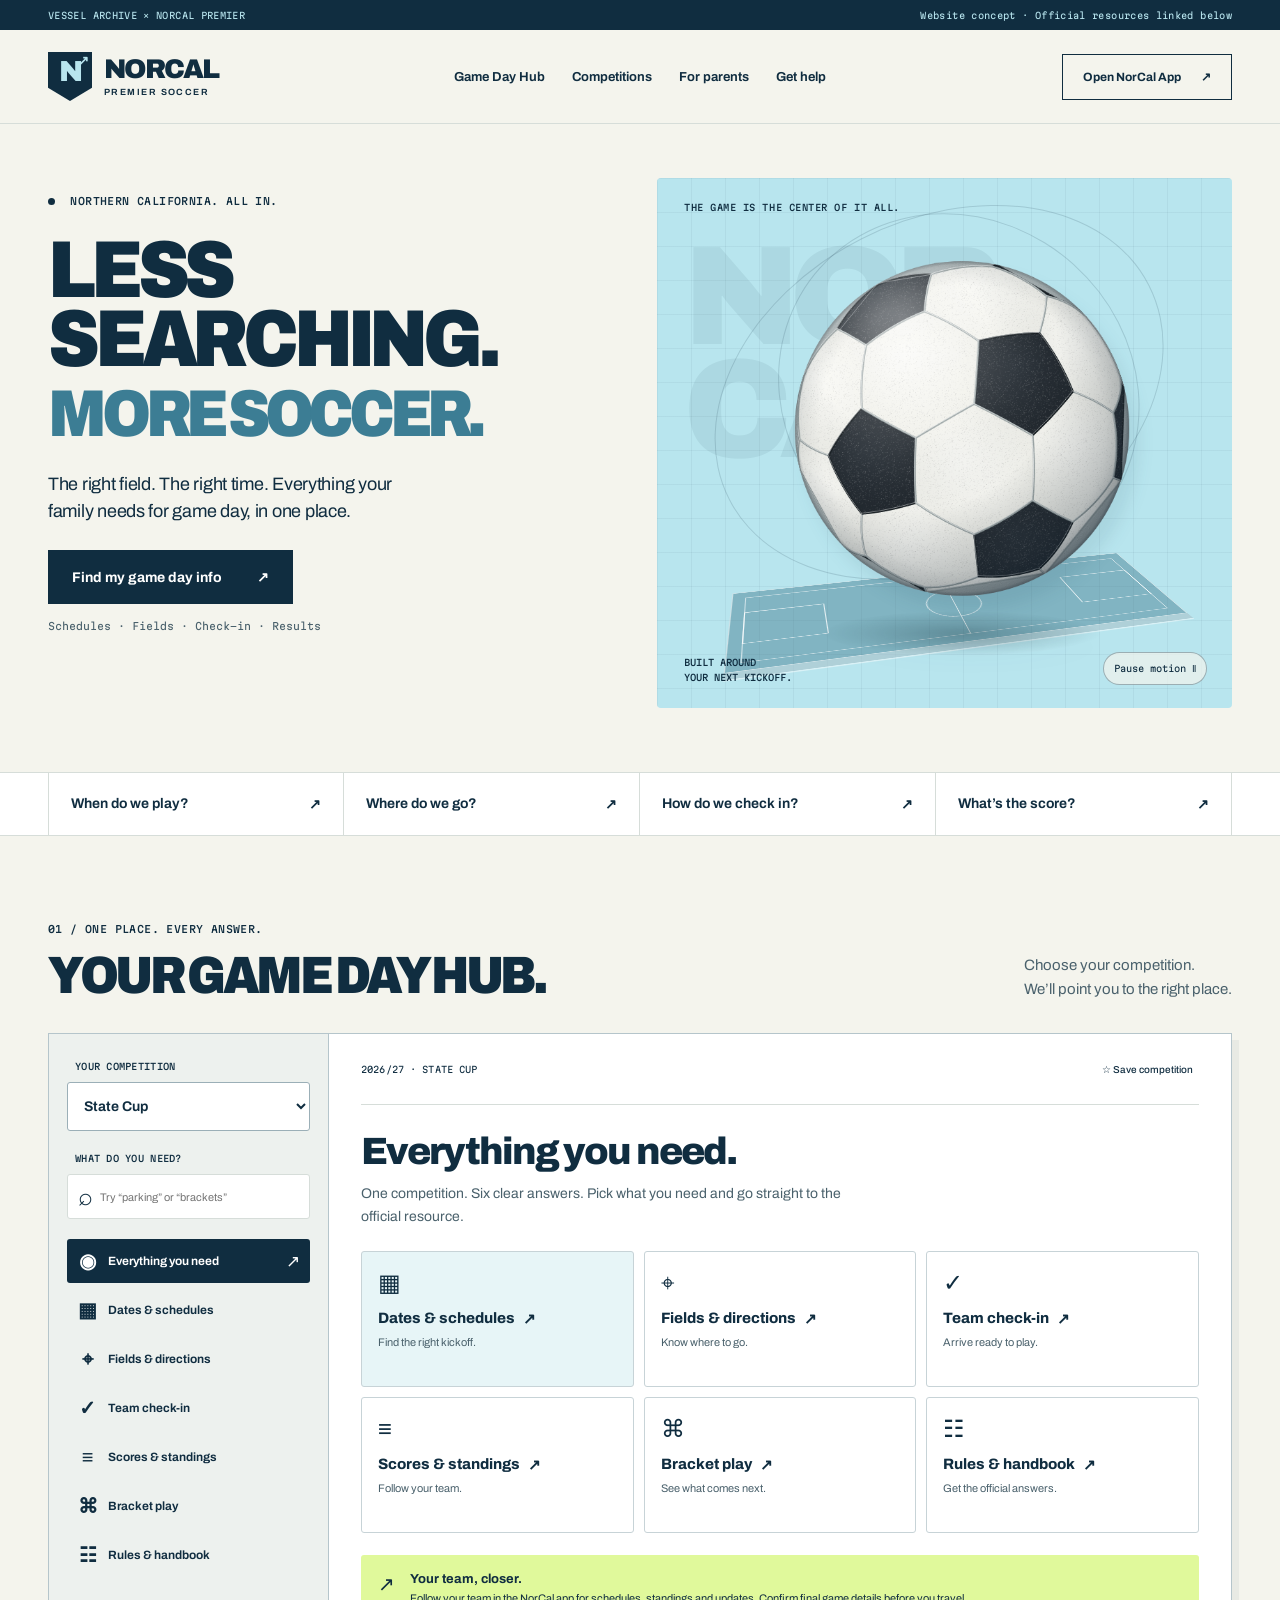
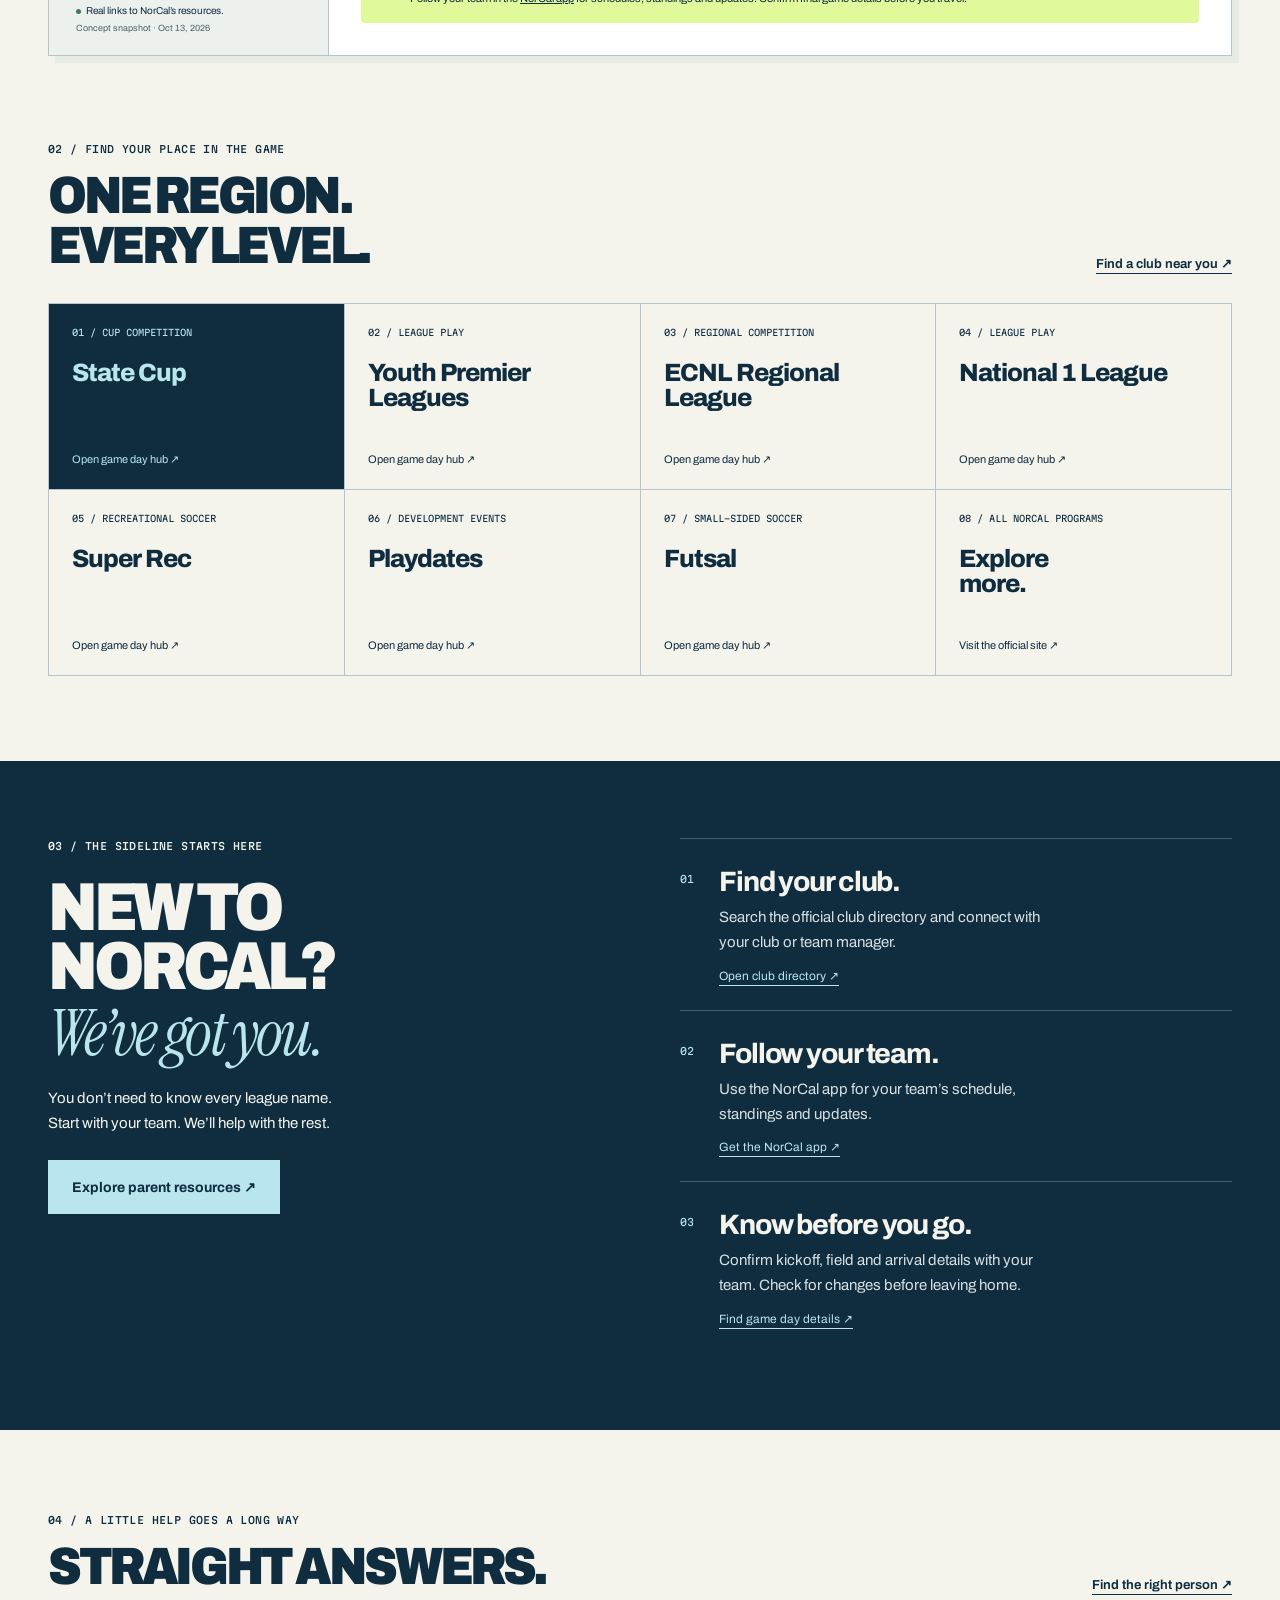
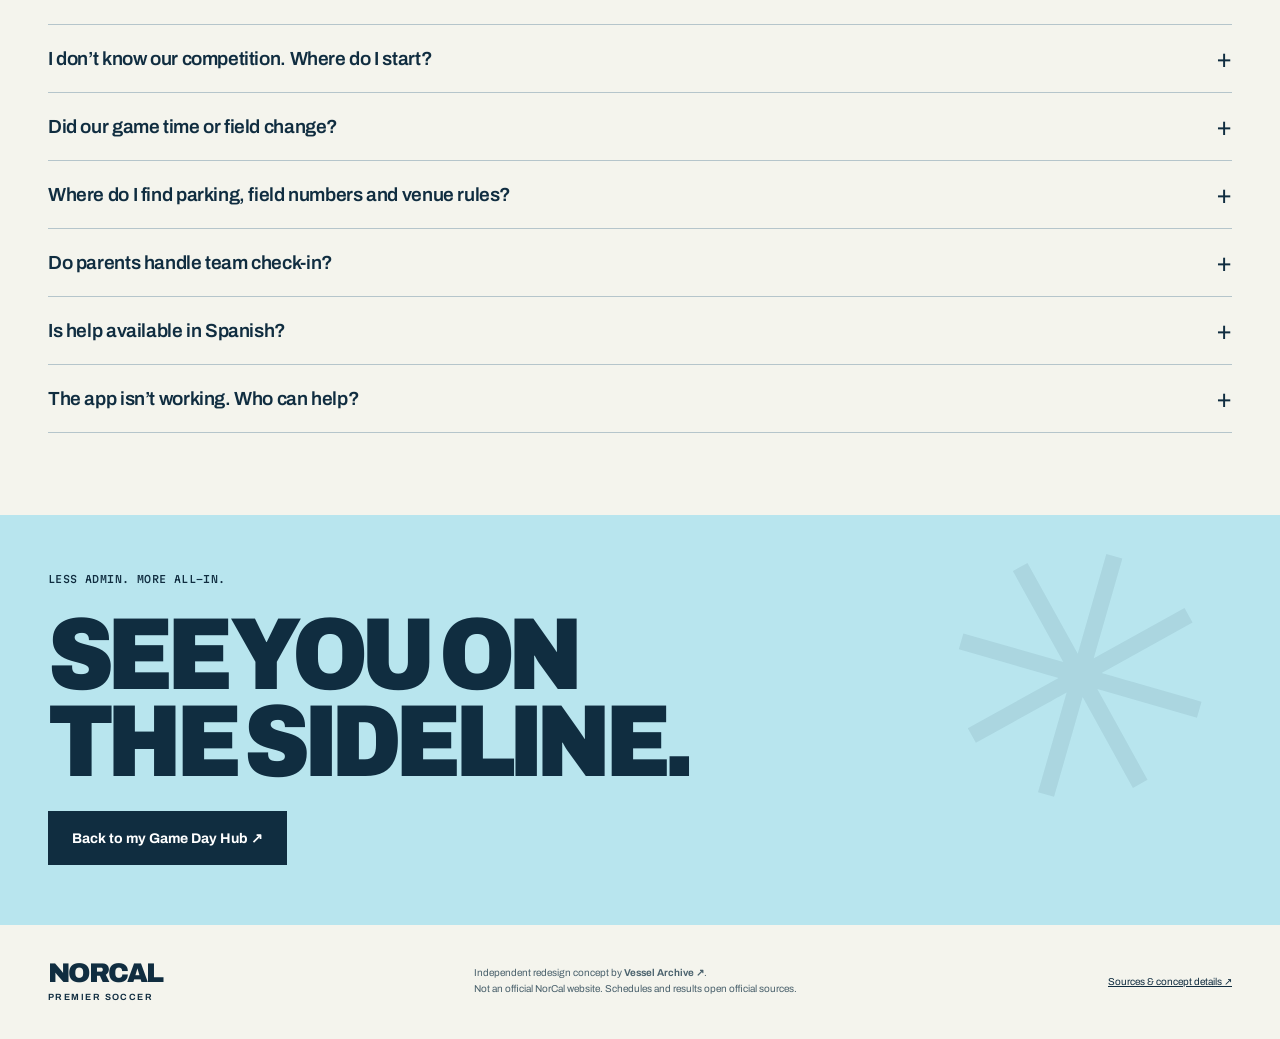
<file: index.html>
<!doctype html>
<html lang="en">
<head>
<meta charset="utf-8"><meta name="viewport" content="width=device-width,initial-scale=1">
<meta name="theme-color" content="#102d40"><meta name="robots" content="noindex,nofollow">
<meta name="description" content="A Vessel Archive concept for NorCal Premier Soccer. Find competitions, dates, fields, check-in, scores, brackets and rules in one Game Day Hub.">
<title>NorCal Premier | Your Game Starts Here</title>
<link rel="icon" href="data:image/svg+xml,%3Csvg xmlns='http://www.w3.org/2000/svg' viewBox='0 0 64 64'%3E%3Crect width='64' height='64' rx='12' fill='%23102d40'/%3E%3Ctext x='32' y='43' text-anchor='middle' font-family='Arial' font-size='36' font-weight='900' fill='%23b8e5ee'%3EN%3C/text%3E%3C/svg%3E">
<link rel="preload" href="assets/archivo.woff2" as="font" type="font/woff2" crossorigin>
<link rel="stylesheet" href="styles.css"><script src="app.js" defer></script>
</head>
<body>
<a class="skip" href="#hub">Skip to Game Day Hub</a>
<div class="concept"><span>VESSEL ARCHIVE × NORCAL PREMIER</span><span>Website concept · Official resources linked below</span></div>
<header class="header">
 <a class="brand" href="#home" aria-label="NorCal Premier concept home"><span class="brand-mark" aria-hidden="true">N<span>↗</span></span><span>NORCAL<small>PREMIER SOCCER</small></span></a>
 <nav aria-label="Main navigation"><a href="#hub">Game Day Hub</a><a href="#competitions">Competitions</a><a href="#parents">For parents</a><a href="#help">Get help</a></nav>
 <a class="header-app" href="https://app.norcalpremier.com/" target="_blank" rel="noopener">Open NorCal App <span>↗</span></a>
</header>
<main>
<section class="hero wrap" id="home" aria-labelledby="hero-title">
 <div class="hero-copy"><p class="eyebrow"><span class="dot"></span> NORTHERN CALIFORNIA. ALL IN.</p>
 <h1 id="hero-title">LESS<br>SEARCHING.<br><span>MORE SOCCER.</span></h1>
 <p class="hero-intro">The right field. The right time. Everything your family needs for game day, in one place.</p>
 <a class="button navy" href="#hub">Find my game day info <span>↗</span></a>
 <p class="hero-small">Schedules · Fields · Check-in · Results</p></div>
 <div class="hero-art" aria-label="Interactive three-dimensional soccer ball illustration">
 <div class="art-grid"></div><span class="art-top">THE GAME IS THE CENTER OF IT ALL.</span>
 <span class="ghost-type" aria-hidden="true">NOR<br>CAL.</span><div class="orbital one"></div><div class="orbital two"></div>
 <canvas id="football" width="660" height="660" role="img" aria-label="Rotating three-dimensional soccer ball"></canvas>
 <div class="field-perspective" aria-hidden="true"><div class="field"><i class="half"></i><i class="center-circle"></i><i class="goal left"></i><i class="goal right"></i></div></div>
 <div class="art-bottom"><span>BUILT AROUND<br>YOUR NEXT KICKOFF.</span><button id="motion" type="button" aria-pressed="false">Pause motion Ⅱ</button></div>
 </div>
</section>
<div class="utility-strip"><div class="wrap"><a href="#hub" data-task="dates">When do we play? <span>↗</span></a><a href="#hub" data-task="fields">Where do we go? <span>↗</span></a><a href="#hub" data-task="checkin">How do we check in? <span>↗</span></a><a href="#hub" data-task="scores">What’s the score? <span>↗</span></a></div></div>
<section class="hub-section wrap" id="hub" aria-labelledby="hub-title">
 <div class="section-heading"><div><p class="eyebrow">01 / ONE PLACE. EVERY ANSWER.</p><h2 id="hub-title">YOUR GAME DAY HUB.</h2></div><p>Choose your competition.<br>We’ll point you to the right place.</p></div>
 <div class="hub-shell">
 <aside class="hub-sidebar"><label for="competition">YOUR COMPETITION</label><select id="competition"><option value="state">State Cup</option><option value="youth">Youth Premier Leagues</option><option value="ecnl">ECNL Regional League</option><option value="n1">National 1 League</option><option value="super">Super Rec</option><option value="play">Playdates</option><option value="futsal">Futsal</option></select>
 <label for="resource-search" class="search-label">WHAT DO YOU NEED?</label><div class="search-wrap"><span aria-hidden="true">⌕</span><input id="resource-search" type="search" placeholder="Try “parking” or “brackets”" autocomplete="off"></div><div id="search-results" hidden aria-live="polite"></div>
 <div class="hub-tabs" role="tablist" aria-label="Game day resources" aria-orientation="vertical">
 <button role="tab" id="tab-overview" aria-controls="hub-content" aria-selected="true" data-tab="overview"><span>◉</span> Everything you need <b>↗</b></button>
 <button role="tab" id="tab-dates" aria-controls="hub-content" aria-selected="false" data-tab="dates" tabindex="-1"><span>▦</span> Dates & schedules <b>↗</b></button>
 <button role="tab" id="tab-fields" aria-controls="hub-content" aria-selected="false" data-tab="fields" tabindex="-1"><span>⌖</span> Fields & directions <b>↗</b></button>
 <button role="tab" id="tab-checkin" aria-controls="hub-content" aria-selected="false" data-tab="checkin" tabindex="-1"><span>✓</span> Team check-in <b>↗</b></button>
 <button role="tab" id="tab-scores" aria-controls="hub-content" aria-selected="false" data-tab="scores" tabindex="-1"><span>≡</span> Scores & standings <b>↗</b></button>
 <button role="tab" id="tab-brackets" aria-controls="hub-content" aria-selected="false" data-tab="brackets" tabindex="-1"><span>⌘</span> Bracket play <b>↗</b></button>
 <button role="tab" id="tab-rules" aria-controls="hub-content" aria-selected="false" data-tab="rules" tabindex="-1"><span>☷</span> Rules & handbook <b>↗</b></button></div>
 <div class="sidebar-foot"><span class="small-dot"></span> Real links to NorCal’s resources.<br><span>Concept snapshot · Oct 13, 2026</span></div></aside>
 <div class="hub-main"><div class="hub-toolbar"><span id="competition-badge">2026/27 · STATE CUP</span><button id="save-competition" type="button" aria-pressed="false">☆ Save competition</button></div><div id="hub-content" role="tabpanel" tabindex="0" aria-labelledby="tab-overview"></div></div>
 </div>
 <noscript><p>JavaScript is needed for the interactive hub. You can still use <a href="https://norcalpremier.com/resources/master-calendar/">the official calendar</a>, <a href="https://norcalpremier.com/competition/state-cup/">State Cup</a>, and <a href="https://app.norcalpremier.com/">the NorCal App</a>.</p></noscript>
</section>
<section class="competitions wrap" id="competitions" aria-labelledby="competition-title"><div class="section-heading"><div><p class="eyebrow">02 / FIND YOUR PLACE IN THE GAME</p><h2 id="competition-title">ONE REGION.<br>EVERY LEVEL.</h2></div><a class="text-link" href="https://norcalpremier.com/clubs/" target="_blank" rel="noopener">Find a club near you ↗</a></div><div class="competition-grid" id="competition-grid"></div></section>
<section class="parent-section" id="parents"><div class="wrap parent-layout"><div><p class="eyebrow">03 / THE SIDELINE STARTS HERE</p><h2>NEW TO<br>NORCAL?<br><em>We’ve got you.</em></h2><p>You don’t need to know every league name.<br>Start with your team. We’ll help with the rest.</p><a class="button light" href="https://norcalpremier.com/resources-for-parents/" target="_blank" rel="noopener">Explore parent resources ↗</a></div><div class="parent-steps"><article><span>01</span><div><h3>Find your club.</h3><p>Search the official club directory and connect with your club or team manager.</p><a href="https://norcalpremier.com/clubs/" target="_blank" rel="noopener">Open club directory ↗</a></div></article><article><span>02</span><div><h3>Follow your team.</h3><p>Use the NorCal app for your team’s schedule, standings and updates.</p><a href="https://norcalpremier.com/norcal-app/norcal-app-info/" target="_blank" rel="noopener">Get the NorCal app ↗</a></div></article><article><span>03</span><div><h3>Know before you go.</h3><p>Confirm kickoff, field and arrival details with your team. Check for changes before leaving home.</p><a href="#hub" data-task="fields">Find game day details ↗</a></div></article></div></div></section>
<section class="help-section wrap" id="help"><div class="section-heading"><div><p class="eyebrow">04 / A LITTLE HELP GOES A LONG WAY</p><h2>STRAIGHT ANSWERS.</h2></div><a class="text-link" href="https://norcalpremier.com/about/staff/" target="_blank" rel="noopener">Find the right person ↗</a></div>
<div class="faq"><details><summary>I don’t know our competition. Where do I start?</summary><p>Ask your team manager for the competition name and age group. You can also find your club in the <a href="https://norcalpremier.com/clubs/" target="_blank" rel="noopener">NorCal club directory</a> or follow your team in the <a href="https://app.norcalpremier.com/" target="_blank" rel="noopener">NorCal app</a>.</p></details><details><summary>Did our game time or field change?</summary><p>Check the current team schedule in the NorCal app and confirm with your team manager. The season calendar shows competition dates; it is not a substitute for your team’s exact kickoff and field assignment.</p></details><details><summary>Where do I find parking, field numbers and venue rules?</summary><p>State Cup families can use the <a href="https://docs.google.com/document/d/1aMqh3HUoS9uKAkun1Tn1iTPzG-9NqgpkdU2uoic6dIs/edit" target="_blank" rel="noopener">official Field Maps & Guidelines</a>. For league games, use your team’s assigned venue and confirm site-specific details with your club.</p></details><details><summary>Do parents handle team check-in?</summary><p>Coaches and managers handle the game day roster and digital check-in. Parents should follow their team’s arrival instructions. The <a href="https://norcalpremier.com/norcal-app/team-manager-coach-app-info/" target="_blank" rel="noopener">manager guide</a> explains the roster, player cards and referee QR code.</p></details><details><summary>Is help available in Spanish?</summary><p>Sí. NorCal provides <a href="https://norcalpremier.com/norcal-app/informacion-de-la-app-para-manager-de-equipo-entrenador/" target="_blank" rel="noopener">instrucciones de la app en español</a> and a Spanish handbook linked from the <a href="https://norcalpremier.com/resources/handbook/" target="_blank" rel="noopener">handbook page</a>.</p></details><details><summary>The app isn’t working. Who can help?</summary><p>Contact <a href="mailto:appsupport@norcalpremier.com">appsupport@norcalpremier.com</a>. For competition questions, use the <a href="https://norcalpremier.com/about/staff/" target="_blank" rel="noopener">NorCal staff directory</a>.</p></details></div></section>
<section class="closing"><div class="wrap"><p class="eyebrow">LESS ADMIN. MORE ALL-IN.</p><h2>SEE YOU ON<br>THE SIDELINE.</h2><a class="button navy" href="#hub">Back to my Game Day Hub ↗</a><span class="closing-ball" aria-hidden="true">✳</span></div></section>
</main><footer class="footer wrap"><a class="brand" href="#home"><span>NORCAL<small>PREMIER SOCCER</small></span></a><p>Independent redesign concept by <a href="https://vessel-archive.com/" target="_blank" rel="noopener">Vessel Archive ↗</a>.<br>Not an official NorCal website. Schedules and results open official sources.</p><a href="sources.html">Sources & concept details ↗</a></footer>
<nav class="mobile-bar" aria-label="Quick game day actions"><a href="#hub" data-task="overview">◉<span>My hub</span></a><a href="#hub" data-task="dates">▦<span>Dates</span></a><a href="#hub" data-task="fields">⌖<span>Fields</span></a><a href="#hub" data-task="scores">≡<span>Scores</span></a></nav><div id="toast" role="status" aria-live="polite"></div>
</body></html>
</file>
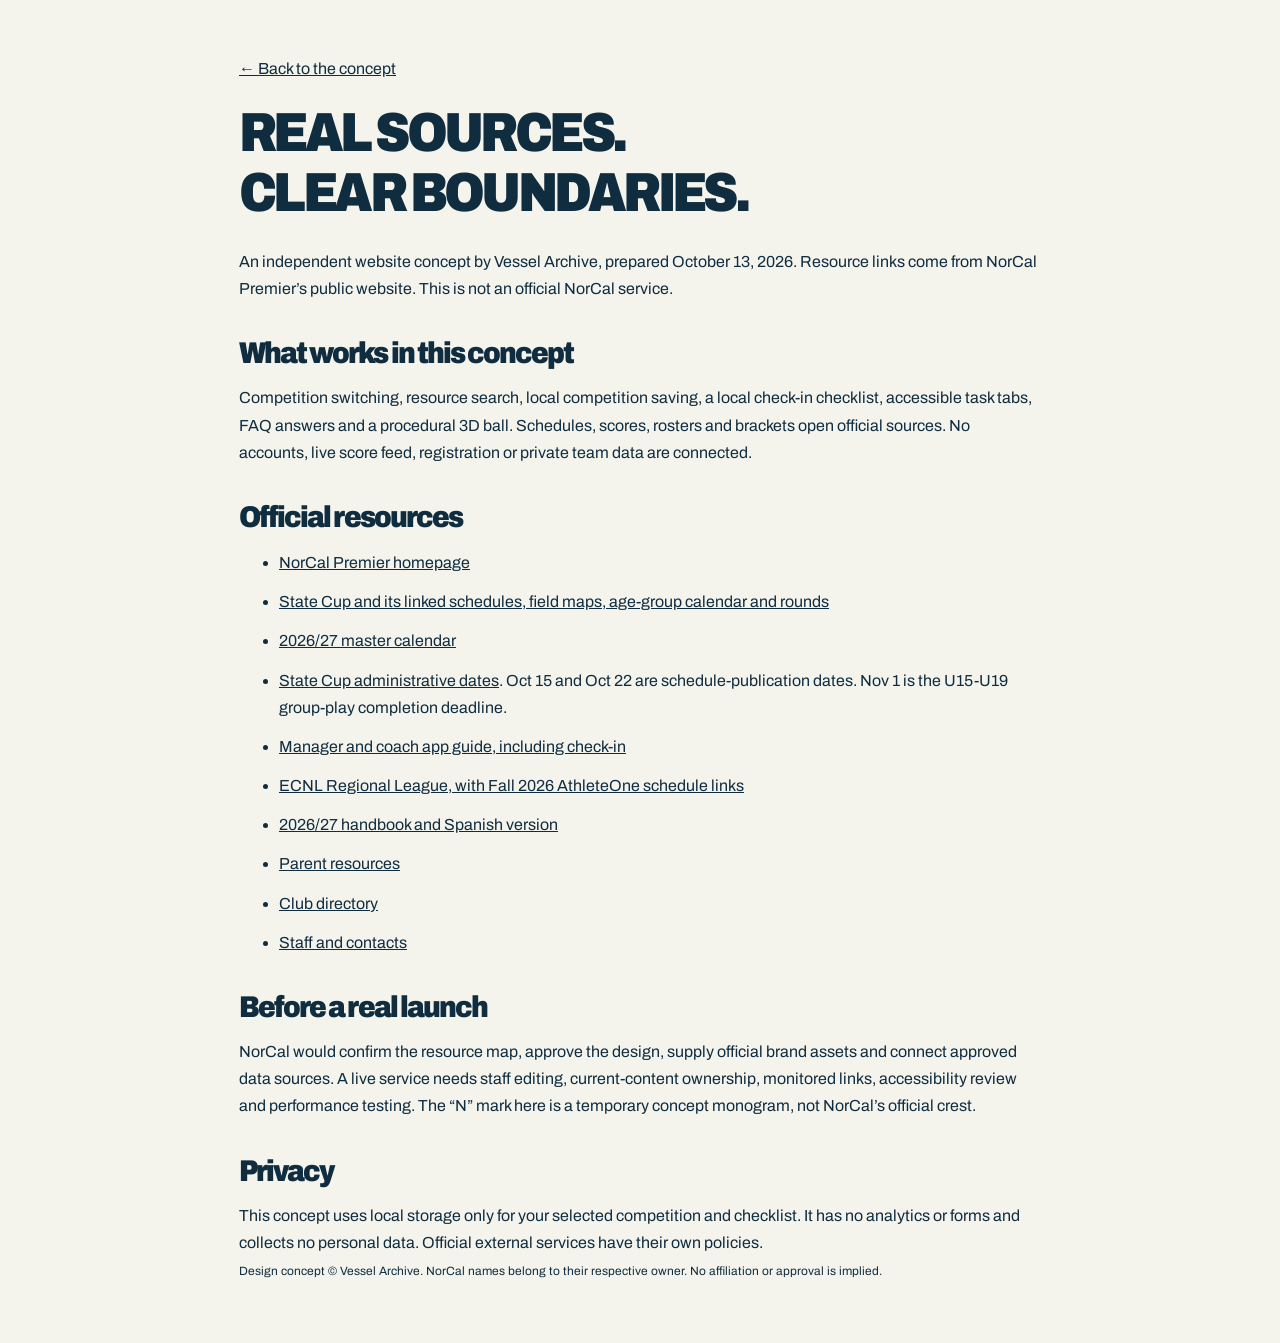
<file: sources.html>
<!doctype html><html lang="en"><head><meta charset="utf-8"><meta name="viewport" content="width=device-width,initial-scale=1"><meta name="robots" content="noindex,nofollow"><title>Sources | NorCal Game Day Concept</title><link rel="stylesheet" href="styles.css"><style>main{max-width:850px;margin:60px auto;padding:0 24px}h1{font-size:55px;margin:25px 0}h2{font-size:30px;margin:35px 0 15px}p,li{line-height:1.7;font-size:16px}li{margin:12px 0}a{text-decoration:underline}small{font-size:12px}</style></head><body><main><a href="index.html">← Back to the concept</a><h1>REAL SOURCES.<br>CLEAR BOUNDARIES.</h1><p>An independent website concept by Vessel Archive, prepared October 13, 2026. Resource links come from NorCal Premier’s public website. This is not an official NorCal service.</p><h2>What works in this concept</h2><p>Competition switching, resource search, local competition saving, a local check-in checklist, accessible task tabs, FAQ answers and a procedural 3D ball. Schedules, scores, rosters and brackets open official sources. No accounts, live score feed, registration or private team data are connected.</p><h2>Official resources</h2><ul><li><a href="https://norcalpremier.com/">NorCal Premier homepage</a></li><li><a href="https://norcalpremier.com/competition/state-cup/">State Cup and its linked schedules, field maps, age-group calendar and rounds</a></li><li><a href="https://norcalpremier.com/resources/master-calendar/">2026/27 master calendar</a></li><li><a href="https://docs.google.com/spreadsheets/d/1SpqVhfn9bDUIuLIMKfd3V1MAKa_Vg0GvoCHdkPGy0lk/edit?gid=757099480">State Cup administrative dates</a>. Oct 15 and Oct 22 are schedule-publication dates. Nov 1 is the U15-U19 group-play completion deadline.</li><li><a href="https://norcalpremier.com/norcal-app/team-manager-coach-app-info/">Manager and coach app guide, including check-in</a></li><li><a href="https://norcalpremier.com/competition/ecnl-regional-league/">ECNL Regional League, with Fall 2026 AthleteOne schedule links</a></li><li><a href="https://norcalpremier.com/resources/handbook/">2026/27 handbook and Spanish version</a></li><li><a href="https://norcalpremier.com/resources-for-parents/">Parent resources</a></li><li><a href="https://norcalpremier.com/clubs/">Club directory</a></li><li><a href="https://norcalpremier.com/about/staff/">Staff and contacts</a></li></ul><h2>Before a real launch</h2><p>NorCal would confirm the resource map, approve the design, supply official brand assets and connect approved data sources. A live service needs staff editing, current-content ownership, monitored links, accessibility review and performance testing. The “N” mark here is a temporary concept monogram, not NorCal’s official crest.</p><h2>Privacy</h2><p>This concept uses local storage only for your selected competition and checklist. It has no analytics or forms and collects no personal data. Official external services have their own policies.</p><p><small>Design concept © Vessel Archive. NorCal names belong to their respective owner. No affiliation or approval is implied.</small></p></main></body></html>
</file>
<file: styles.css>
@font-face{font-family:Archivo;src:url('assets/archivo.woff2') format('woff2');font-style:normal;font-weight:300 900;font-stretch:62% 125%;font-display:swap}@font-face{font-family:Instrument;src:url('assets/instrument-serif-italic.woff2') format('woff2');font-style:italic;font-display:swap}@font-face{font-family:Martian;src:url('assets/martian-mono.woff2') format('woff2');font-weight:300 600;font-display:swap}
:root{--navy:#102d40;--blue:#b8e5ee;--paper:#f4f4ed;--lime:#e0f99b;--line:#d6ddd9;--muted:#4a616c;--white:#fff;--radius:6px}*{box-sizing:border-box}html{scroll-behavior:smooth;scroll-padding-top:95px}body{margin:0;background:var(--paper);color:var(--navy);font-family:Archivo,Arial,sans-serif;font-size:16px;-webkit-font-smoothing:antialiased}button,input,select{font:inherit;color:inherit}button,a{-webkit-tap-highlight-color:transparent;touch-action:manipulation}button{cursor:pointer}a{color:inherit;text-decoration:none}button:focus-visible,a:focus-visible,input:focus-visible,select:focus-visible,summary:focus-visible,[tabindex]:focus-visible{outline:3px solid #1468c0;outline-offset:4px}img,canvas{max-width:100%}h1,h2,h3,p{margin:0}h1,h2{font-weight:900;letter-spacing:-.065em;font-variation-settings:'wdth' 88}button{border-radius:0}.wrap{width:min(1440px,calc(100% - 96px));margin:auto}.skip{position:fixed;left:16px;top:-100px;padding:15px;background:var(--lime);z-index:1000}.skip:focus{top:12px}.concept{height:30px;display:flex;align-items:center;justify-content:space-between;background:var(--navy);color:var(--blue);padding:0 48px;font:400 9px Martian,monospace;letter-spacing:.04em}.header{height:94px;display:flex;align-items:center;gap:30px;justify-content:space-between;padding:0 48px;border-bottom:1px solid var(--line);background:var(--paper);position:sticky;top:0;z-index:20}.brand{display:flex;align-items:center;gap:12px;font-size:27px;line-height:.9;font-weight:900;letter-spacing:-.06em}.brand small{display:block;font-size:9px;letter-spacing:.16em;margin-top:7px;font-weight:650}.brand-mark{height:49px;width:44px;display:grid;place-items:center;background:var(--navy);color:var(--blue);clip-path:polygon(0 0,100% 0,100% 73%,50% 100%,0 73%);font-size:29px;position:relative;padding-bottom:8px}.brand-mark span{font-size:13px;position:absolute;right:5px;top:4px}.header nav{display:flex;gap:27px;font-size:13px;font-weight:650}.header nav a{padding:20px 0}.header nav a:hover{box-shadow:0 2px var(--navy)}.header-app{border:1px solid var(--navy);padding:15px 20px;font-size:12px;font-weight:700;display:flex;gap:20px}.header-app:hover{background:var(--blue)}.hero{padding:54px 0 64px;display:grid;grid-template-columns:1fr 1fr;gap:34px;align-items:stretch}.hero-copy{padding:15px 0 2px}.eyebrow{font:500 10px/1.6 Martian,monospace;letter-spacing:.04em;text-transform:uppercase}.dot{display:inline-block;width:7px;height:7px;border-radius:50%;background:var(--navy);margin-right:8px}.hero h1{font-size:clamp(58px,6.3vw,101px);line-height:.86;margin:27px 0}.hero h1 span{color:#3c7d94;font-size:.82em;white-space:nowrap}.hero-intro{font-size:18px;line-height:1.5;max-width:36ch;letter-spacing:-.015em}.button{display:inline-flex;align-items:center;justify-content:space-between;gap:35px;min-height:54px;padding:16px 23px;font-size:14px;font-weight:700;border:1px solid currentColor;transition:transform .2s,box-shadow .2s}.button:hover{transform:translate(-2px,-2px);box-shadow:4px 4px #6494a5}.navy{background:var(--navy);color:var(--white);border-color:var(--navy)}.light{background:var(--blue);color:var(--navy);border-color:var(--blue)}.hero .button{margin-top:25px}.hero-small{font:400 10px Martian,monospace;margin-top:16px;color:var(--muted)}.hero-art{min-height:530px;position:relative;overflow:hidden;background:var(--blue);border-radius:4px}.art-grid{position:absolute;inset:0;background-image:linear-gradient(#102d400d 1px,transparent 1px),linear-gradient(90deg,#102d400d 1px,transparent 1px);background-size:34px 34px}.art-top{position:absolute;top:24px;left:27px;font:500 9px Martian,monospace;letter-spacing:.06em;z-index:2}.ghost-type{position:absolute;top:63px;left:26px;font-size:clamp(95px,11vw,172px);font-weight:900;line-height:.8;letter-spacing:-.08em;color:#102d4011}.hero-art canvas{position:absolute;top:8%;left:13%;width:80%;height:auto;aspect-ratio:1;z-index:3;filter:drop-shadow(9px 14px 8px #17445918);pointer-events:none}.orbital{position:absolute;left:8%;top:8%;width:82%;height:65%;border:1px solid #102d4026;border-radius:50%;transform:rotate(-27deg)}.orbital.two{transform:rotate(42deg);width:65%;left:20%}.art-bottom{position:absolute;bottom:23px;left:27px;right:25px;display:flex;align-items:flex-end;justify-content:space-between;z-index:4;font:500 9px/1.6 Martian,monospace}.art-bottom button{background:#f4f4edb0;border:1px solid #102d4055;border-radius:30px;padding:10px;font:400 9px Martian}.field-perspective{position:absolute;bottom:30px;left:14%;width:75%;height:150px;perspective:650px}.field{position:relative;background:#316b8166;border:1px solid #fff9;width:100%;height:100%;transform:rotateX(62deg) rotateZ(-14deg);box-shadow:0 10px #316b8140,0 12px #fff7;transform-style:preserve-3d}.field:before{content:'';position:absolute;inset:12px;border:1px solid #fff9}.field .half{position:absolute;left:50%;height:calc(100% - 24px);top:12px;border-left:1px solid #fffc}.center-circle{position:absolute;left:calc(50% - 28px);top:calc(50% - 28px);height:56px;width:56px;border:1px solid #fffc;border-radius:50%}.goal{position:absolute;top:30%;height:40%;width:18%;border:1px solid #fffc}.goal.left{left:12px}.goal.right{right:12px}.utility-strip{border-top:1px solid var(--line);border-bottom:1px solid var(--line);background:white}.utility-strip .wrap{display:grid;grid-template-columns:repeat(4,1fr)}.utility-strip a{padding:23px 22px;border-right:1px solid var(--line);font-size:14px;font-weight:650;display:flex;justify-content:space-between;gap:12px}.utility-strip a:first-child{border-left:1px solid var(--line)}.utility-strip a:hover{background:var(--lime)}.section-heading{display:flex;align-items:flex-end;justify-content:space-between;gap:32px;margin-bottom:32px}.section-heading h2{font-size:clamp(34px,4.1vw,63px);line-height:.96;margin-top:14px}.section-heading>p{font-size:15px;line-height:1.6;color:var(--muted)}.hub-section{padding-top:85px;padding-bottom:85px}.hub-shell{display:grid;grid-template-columns:280px 1fr;border:1px solid #b5c5cb;background:#fff;box-shadow:7px 7px 0 #102d400d;min-height:620px}.hub-sidebar{background:#edf1ee;border-right:1px solid #b5c5cb;padding:27px 18px 18px}.hub-sidebar label{display:block;font:500 9px Martian,monospace;letter-spacing:.03em;margin:0 8px 10px}.hub-sidebar select{width:100%;height:49px;border:1px solid #9bafb7;background:#fff;padding:0 12px;font-size:14px;font-weight:650;border-radius:3px}.search-label{margin-top:22px!important}.search-wrap{display:flex;align-items:center;background:#fff;border:1px solid var(--line);margin-bottom:20px;padding:0 10px;gap:5px;border-radius:3px}.search-wrap span{font-size:25px}.search-wrap input{min-width:0;width:100%;border:0;background:transparent;height:43px;font-size:11px}.hub-tabs{display:flex;flex-direction:column;gap:5px}.hub-tabs button{display:flex;align-items:center;text-align:left;gap:10px;padding:12px 10px;border:0;background:none;font-size:12px;font-weight:650;min-height:43px;border-radius:3px}.hub-tabs button span{width:21px;font-size:20px;line-height:1;text-align:center}.hub-tabs button b{font-size:17px;margin-left:auto;font-weight:400;opacity:0}.hub-tabs button[aria-selected=true]{background:var(--navy);color:white}.hub-tabs button[aria-selected=true] b{opacity:1}.hub-tabs button:hover:not([aria-selected=true]){background:#dce5e3}.sidebar-foot{margin:25px 9px 0;font-size:10px;line-height:1.7}.sidebar-foot>span:last-child{color:var(--muted);font-size:9px}.small-dot{display:inline-block;width:5px;height:5px;background:#417a59;border-radius:100%;margin-right:3px}.hub-main{min-width:0;padding:0 32px 29px}.hub-toolbar{display:flex;align-items:center;justify-content:space-between;border-bottom:1px solid var(--line);gap:10px;padding:20px 0;font:400 9px/1.5 Martian,monospace;letter-spacing:.015em}.hub-toolbar button{border:0;background:transparent;font:500 10px Archivo;min-height:30px}.hub-toolbar button[aria-pressed=true]{color:#356b4b}.hub-main h3{font-size:38px;letter-spacing:-.05em;line-height:1.02;font-weight:850;margin:28px 0 11px}.panel-intro{font-size:14px;line-height:1.6;color:var(--muted);max-width:65ch;margin-bottom:23px}.hub-cards{display:grid;grid-template-columns:repeat(3,1fr);gap:10px}.resource-card{text-align:left;background:#fff;border:1px solid #c7d3d7;padding:19px 16px 15px;min-height:136px;display:flex;flex-direction:column;transition:background .2s,transform .2s;border-radius:3px}.resource-card:hover{background:#eff7f8;transform:translateY(-3px)}.resource-card .card-icon{font-size:24px;line-height:1;margin-bottom:15px}.resource-card .card-title{font-weight:750;font-size:15px;display:flex;justify-content:space-between;gap:8px}.resource-card small{font-size:11px;line-height:1.5;color:var(--muted);margin-top:6px}.resource-card:first-child{background:#e7f5f7}.update-note{display:flex;gap:15px;margin-top:22px;padding:17px;background:var(--lime);border-radius:3px}.update-note>span{font-size:20px}.update-note strong{display:block;font-size:13px;margin-bottom:4px}.update-note p{font-size:11px;line-height:1.5}.update-note a{text-decoration:underline}.action-list{display:grid;gap:9px}.action-link{display:flex;align-items:center;justify-content:space-between;gap:20px;border:1px solid var(--line);padding:15px 17px;min-height:69px;transition:background .2s}.action-link:hover{background:#eff7f8}.action-link strong{display:block;font-size:15px;letter-spacing:-.02em}.action-link small{display:block;margin-top:6px;font-size:11px;line-height:1.4;color:var(--muted)}.action-link b{font-size:23px;font-weight:400}.panel-note{font-size:11px;line-height:1.55;color:var(--muted);margin-top:18px}.panel-note a{text-decoration:underline}.date-list{display:grid;gap:12px;margin:18px 0}.date-item{display:flex;align-items:center;gap:18px;padding:14px;border:1px solid var(--line)}.date-stamp{width:50px;text-align:center;flex:none;font:500 9px Martian}.date-stamp b{display:block;font:850 28px Archivo;letter-spacing:-.05em}.date-item h4{margin:0 0 4px;font-size:14px}.date-item p{font-size:11px;line-height:1.4;color:var(--muted)}.checklist{list-style:none;padding:0;margin:0;display:grid;gap:9px}.checklist li{border-bottom:1px solid var(--line);padding-bottom:13px;margin-bottom:6px}.checklist label{display:flex;align-items:flex-start;gap:12px;cursor:pointer}.checklist input{width:19px;height:19px;flex:none;accent-color:var(--navy);margin:1px 0}.checklist strong{font-size:14px}.checklist p{font-size:12px;line-height:1.5;margin-top:6px;color:var(--muted)}.checklist a{font-size:11px;font-weight:700;text-decoration:underline;display:inline-block;margin:7px 0 0 31px}.progress-track{height:4px;background:#e1e8e8;margin:16px 0 8px}.progress-track i{display:block;height:100%;background:#5c9b6d;transition:width .2s;width:0}.checklist-count{font:400 9px Martian;margin-bottom:20px}.round-track{display:flex;margin:22px 0;gap:7px}.round-track span{padding:14px 9px;background:#e9f1f2;flex:1;font-size:11px;line-height:1.5}.round-track b{display:block;font:400 9px Martian;margin-bottom:10px}.round-track span:nth-child(2){background:var(--blue)}#search-results{margin:-6px 0 17px}#search-results button{display:block;width:100%;background:#fff;border:1px solid var(--line);padding:11px;text-align:left;font-size:12px}#search-results p{font-size:12px;padding:10px;line-height:1.5}.competitions{padding-bottom:85px}.text-link{font-size:13px;font-weight:650;text-decoration:underline;text-underline-offset:5px}.competition-grid{display:grid;grid-template-columns:repeat(4,1fr);border-top:1px solid #b5c5cb;border-left:1px solid #b5c5cb}.competition-tile{border:0;border-right:1px solid #b5c5cb;border-bottom:1px solid #b5c5cb;text-align:left;background:transparent;min-height:186px;padding:23px;display:flex;flex-direction:column;align-items:flex-start;transition:background .2s}.competition-tile:hover{background:var(--blue)}.competition-tile small{font:400 9px Martian;margin-bottom:22px}.competition-tile strong{font-size:25px;font-weight:800;letter-spacing:-.04em;line-height:1}.competition-tile span{margin-top:auto;padding-top:25px;font-size:11px}.competition-tile.selected{background:var(--navy);color:var(--blue)}.parent-section{padding:77px 0;background:var(--navy);color:var(--paper)}.parent-layout{display:grid;grid-template-columns:1fr 1fr;gap:80px}.parent-section h2{font-size:clamp(45px,5.3vw,80px);line-height:.86;margin:24px 0}.parent-section h2 em{font-family:Instrument,Georgia,serif;text-transform:none;color:var(--blue);font-size:.94em;font-weight:400;letter-spacing:-.04em;display:block;margin-top:12px}.parent-section p:not(.eyebrow){font-size:15px;line-height:1.65}.parent-section .button{margin-top:25px}.parent-steps article{display:flex;gap:25px;padding:27px 0;border-top:1px solid #ffffff3b}.parent-steps article>span{font:400 10px Martian;color:var(--blue);padding-top:7px}.parent-steps h3{font-size:28px;font-weight:750;letter-spacing:-.04em;margin-bottom:8px}.parent-steps p{color:#d7e1e3;max-width:37ch}.parent-steps a{font-size:12px;display:inline-block;margin-top:14px;color:var(--blue);text-decoration:underline;text-underline-offset:5px}.help-section{padding:82px 0}.faq{border-top:1px solid #b5c5cb}.faq details{border-bottom:1px solid #b5c5cb}.faq summary{cursor:pointer;list-style:none;padding:23px 0;font-size:19px;font-weight:600;display:flex;justify-content:space-between;gap:22px;letter-spacing:-.02em}.faq summary::-webkit-details-marker{display:none}.faq summary:after{content:'+';font-size:26px;font-weight:400;line-height:.8}.faq details[open] summary:after{content:'−'}.faq details p{font-size:15px;line-height:1.65;max-width:80ch;margin:0 0 24px;color:var(--muted)}.faq p a{text-decoration:underline}.closing{background:var(--blue);overflow:hidden}.closing>.wrap{padding:56px 0 60px;position:relative}.closing h2{font-size:clamp(57px,8vw,122px);line-height:.85;margin:25px 0}.closing .button{position:relative;z-index:2}.closing-ball{position:absolute;right:1%;top:0;font-size:340px;line-height:1;transform:rotate(16deg);color:#102d4014}.footer{padding-top:36px;padding-bottom:38px;display:flex;align-items:center;justify-content:space-between;gap:25px}.footer p{font-size:10px;line-height:1.6;color:var(--muted)}.footer>a:last-child{font-size:10px;text-decoration:underline}.footer p a{font-weight:650}.mobile-bar{display:none}#toast{position:fixed;z-index:100;bottom:25px;left:50%;transform:translate(-50%,25px);background:var(--navy);color:white;padding:14px 20px;font-size:13px;box-shadow:0 5px 25px #0002;opacity:0;pointer-events:none;transition:opacity .2s,transform .2s;max-width:90vw;text-align:center}#toast.show{opacity:1;transform:translate(-50%,0)}[hidden]{display:none!important}
@media(min-width:1600px){.hero h1{font-size:94px}.hero-art{min-height:585px}}
@media(max-width:1100px){.wrap{width:calc(100% - 48px)}.header{padding:0 24px;gap:18px}.header nav{gap:17px;font-size:12px}.concept{padding:0 24px}.header-app{padding:13px;gap:10px}.hero{gap:22px}.hero-art{min-height:475px}.hero h1{font-size:clamp(46px,6.1vw,67px)}.hub-shell{grid-template-columns:246px 1fr}.hub-main{padding:0 23px 26px}.hub-cards{grid-template-columns:repeat(2,1fr)}.resource-card{min-height:115px;padding:15px}.resource-card .card-icon{margin-bottom:10px}.competition-tile{padding:20px}.competition-tile strong{font-size:22px}.parent-layout{gap:45px}}
@media(max-width:780px){html{scroll-padding-top:80px}.concept{height:29px;padding:0 20px;font-size:8px}.concept>span:last-child{display:none}.header{height:73px;padding:0 20px}.header nav{display:none}.header-app{font-size:11px;padding:12px;gap:14px}.brand{font-size:24px;gap:8px}.brand-mark{width:35px;height:42px;font-size:24px}.brand small{font-size:7px;letter-spacing:.15em}.wrap{width:calc(100% - 40px)}.hero{grid-template-columns:1fr;gap:30px;padding-top:25px;padding-bottom:30px}.hero-copy{padding-top:6px}.hero h1{font-size:clamp(44px,12.7vw,86px);line-height:.87;margin:22px 0}.hero-intro{font-size:16px;max-width:36ch}.hero .button{margin-top:22px}.hero-small{font-size:9px}.hero-art{min-height:330px;aspect-ratio:1.35}.hero-art canvas{width:68%;left:28%;top:-11%}.ghost-type{font-size:100px;top:70px}.art-bottom{font-size:8px}.art-top{font-size:8px}.field-perspective{height:110px;bottom:16px;left:15%;width:70%}.utility-strip .wrap{width:100%;grid-template-columns:repeat(2,1fr)}.utility-strip a{font-size:12px;padding:19px 20px;border-bottom:1px solid var(--line)}.utility-strip a:nth-child(3){border-left:1px solid var(--line)}.utility-strip a:nth-child(n+3){border-bottom:0}.hub-section{padding:49px 0}.section-heading{display:block;margin-bottom:23px}.section-heading h2{font-size:37px;margin-top:12px}.section-heading>p{font-size:13px;margin-top:15px}.hub-shell{display:block}.hub-sidebar{border-right:0;border-bottom:1px solid #b5c5cb;padding:17px 14px 12px}.hub-sidebar label{font-size:8px;margin-left:0}.hub-sidebar select{height:46px;font-size:14px}.search-label{display:none!important}.search-wrap{margin:11px 0}.search-wrap input{font-size:12px}.hub-tabs{flex-direction:row;flex-wrap:wrap;gap:6px}.hub-tabs button{font-size:11px;padding:10px 11px;min-height:38px;border:1px solid #cbd7d7;font-weight:600}.hub-tabs button span,.hub-tabs button b{display:none}.sidebar-foot{display:none}.hub-main{padding:0 17px 20px}.hub-toolbar{font-size:8px;padding:13px 0;flex-wrap:wrap}.hub-toolbar button{font-size:10px}.hub-main h3{font-size:30px;margin-top:23px}.panel-intro{font-size:13px;margin-bottom:20px}.hub-cards{gap:8px}.resource-card{min-height:125px;padding:15px 12px}.resource-card .card-title{font-size:14px}.resource-card small{font-size:10px}.resource-card .card-icon{font-size:22px;margin-bottom:15px}.update-note{padding:14px;gap:10px}.update-note strong{font-size:12px}.update-note p{font-size:11px}.action-link{padding:14px 12px}.action-link strong{font-size:14px}.round-track{gap:4px}.round-track span{font-size:10px;padding:10px 6px}.competitions{padding-bottom:50px}.section-heading .text-link{display:inline-block;margin-top:20px}.competition-grid{grid-template-columns:repeat(2,1fr)}.competition-tile{min-height:164px;padding:20px 17px}.competition-tile strong{font-size:23px}.competition-tile small{font-size:8px;margin-bottom:18px}.competition-tile span{font-size:10px;padding-top:20px}.parent-section{padding:46px 0}.parent-layout{grid-template-columns:1fr;gap:37px}.parent-section h2{font-size:64px}.parent-steps article{padding:24px 0;gap:18px}.parent-steps h3{font-size:25px}.parent-section p:not(.eyebrow){font-size:14px}.help-section{padding:49px 0}.faq summary{font-size:16px;line-height:1.35;padding:20px 0}.faq details p{font-size:13px}.closing>.wrap{padding:38px 0 41px}.closing h2{font-size:clamp(53px,12vw,80px);margin:22px 0}.closing-ball{font-size:220px;right:-20%;top:70px}.closing .eyebrow{font-size:9px}.footer{display:block;padding:28px 0 100px}.footer p{margin:22px 0 17px;font-size:10px}.mobile-bar{display:grid;grid-template-columns:repeat(4,1fr);position:fixed;bottom:0;left:0;right:0;z-index:30;background:#f4f4ed;border-top:1px solid #b5c5cb;box-shadow:0 -4px 20px #102d4007;padding-bottom:env(safe-area-inset-bottom)}.mobile-bar a{display:flex;align-items:center;justify-content:center;flex-direction:column;gap:4px;font-size:22px;min-height:63px}.mobile-bar a span{font-size:10px;font-weight:700}.mobile-bar a:hover{background:var(--blue)}#toast{bottom:80px;white-space:normal;width:max-content;max-width:calc(100% - 30px)}.date-item{padding:12px;gap:12px}.date-item h4{font-size:13px}.date-item p{font-size:10px}}
@media(prefers-reduced-motion:reduce){html{scroll-behavior:auto}*,*:before,*:after{animation:none!important;transition:none!important}.button:hover,.resource-card:hover{transform:none}}
@media print{.header,.concept,.hero,.utility-strip,.competitions,.parent-section,.help-section,.closing,.footer,.mobile-bar,.hub-sidebar,.hub-toolbar button{display:none}.wrap{width:100%}.hub-shell{border:0;display:block;box-shadow:none}.hub-section{padding:0}.hub-main{padding:0}.hub-cards{grid-template-columns:repeat(3,1fr)}body{background:white;color:black}}
</file>
